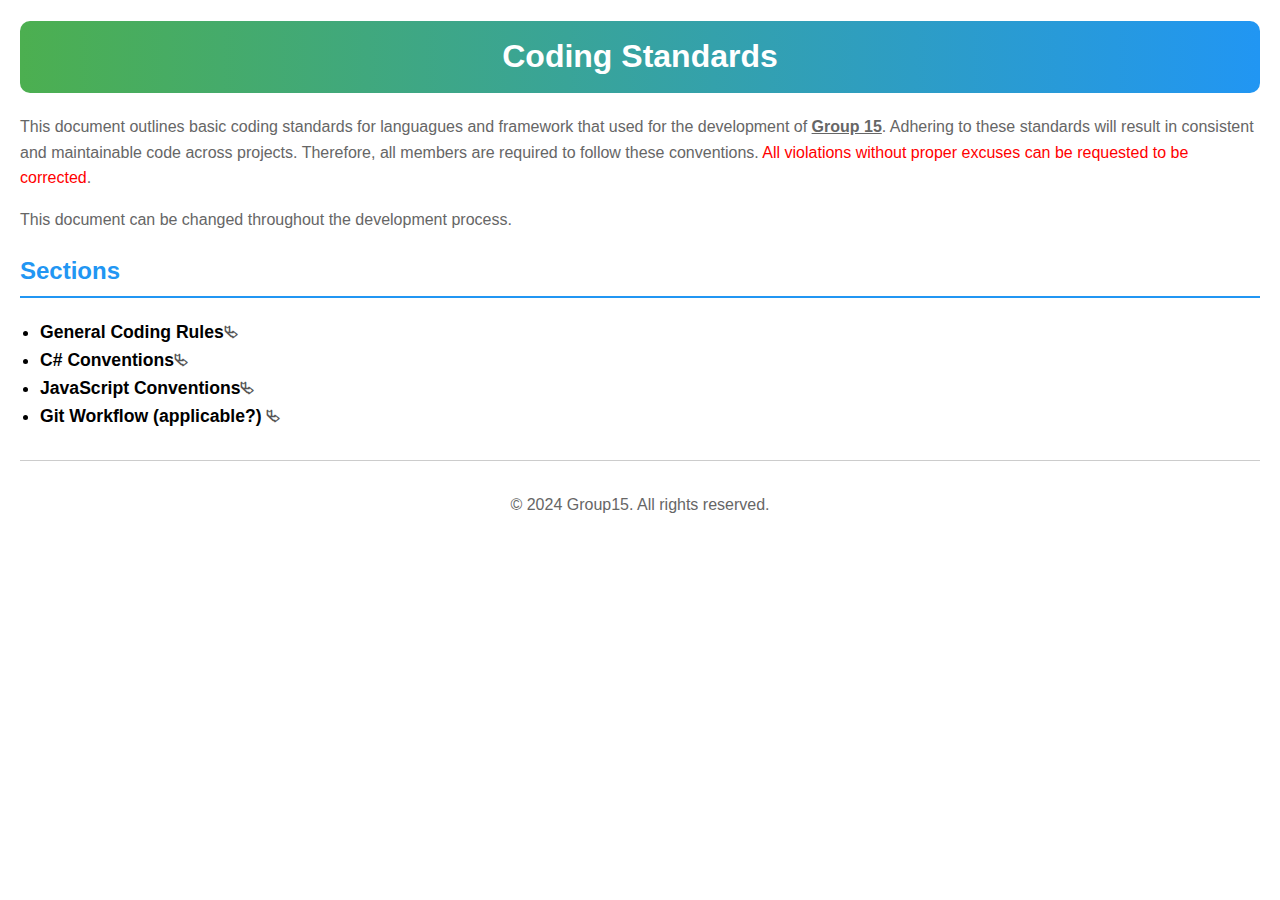
<file: index.html>
<!DOCTYPE html>
<html lang="en">

<head>
    <meta charset="UTF-8">
    <meta name="viewport"
          content="width=device-width, initial-scale=1.0">
    <title>Standards</title>
    <link href="cs.css"
          rel="stylesheet">
</head>

<body>


    <!-- Title -->
    <h1>Coding Standards</h1>

    <p>This document outlines basic coding standards for languagues and framework that used for the development of <span
              style="font-weight: bold; text-decoration: underline;">Group 15</span>.
        Adhering to these standards will result in consistent and maintainable code across projects. Therefore, all
        members are required to follow these conventions. <span style="color: #ff0000;">All violations without proper
            excuses can be requested to be corrected</span>.</p>
    <p>This document can be changed throughout the development process.</p>


    <h2>Sections</h2>
    <ul style="font-size: 1.1rem; font-weight: bold;">
        <li>General Coding Rules<a class="linking-chain"
               href="./cs_general.html"></a></li>
        <li>C# Conventions<a class="linking-chain"
               href="./cs_cs.html"></a></li>
        <li>JavaScript Conventions<a class="linking-chain"
               href="./cs_js.html"></a></li>
        <li>Git Workflow (applicable?) <a class="linking-chain"
               href="./cs_git.html"></a></li>
    </ul>


    <footer>
        <p>&copy; 2024 Group15. All rights reserved.</p>
    </footer>

</body>

</html>
</file>
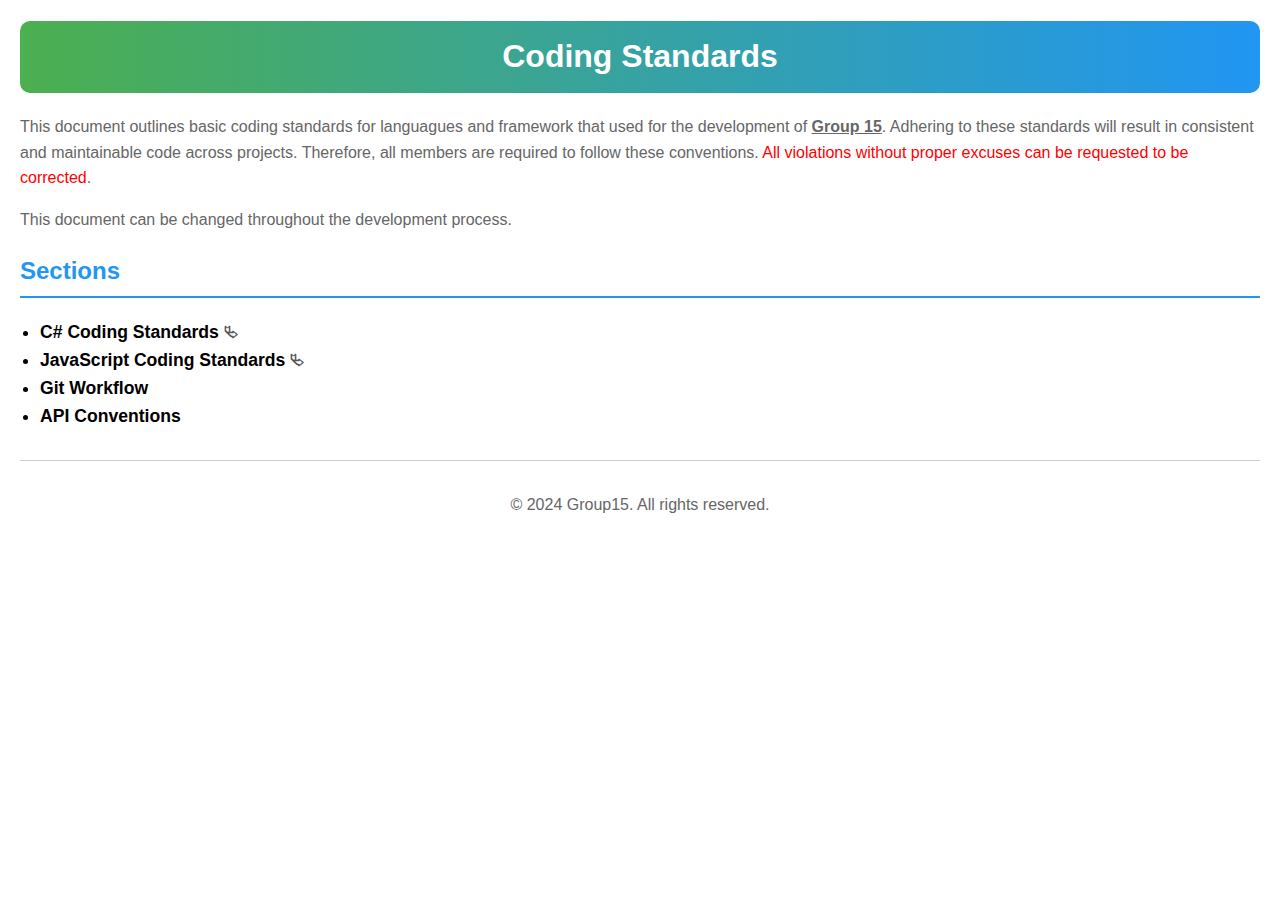
<file: cs.html>
<!DOCTYPE html>
<html lang="en">

<head>
    <meta charset="UTF-8">
    <meta name="viewport"
          content="width=device-width, initial-scale=1.0">
    <title>Standards</title>
    <link href="/cs.css"
          rel="stylesheet">
</head>

<body>


    <!-- Title -->
    <h1>Coding Standards</h1>

    <p>This document outlines basic coding standards for languagues and framework that used for the development of <span
              style="font-weight: bold; text-decoration: underline;">Group 15</span>.
        Adhering to these standards will result in consistent and maintainable code across projects. Therefore, all
        members are required to follow these conventions. <span style="color: #ff0000;">All violations without proper
            excuses can be requested to be corrected</span>.</p>
    <p>This document can be changed throughout the development process.</p>


    <h2>Sections</h2>
    <ul style="font-size: 1.1rem; font-weight: bold;">
        <li>C# Coding Standards <a class="linking-chain"
               href="./cs_cs.html"></a></li>
        <li>JavaScript Coding Standards <a class="linking-chain"
               href="./cs_js.html"></a></li>
        <li>Git Workflow</li>
        <li>API Conventions</li>
    </ul>


    <footer>
        <p>&copy; 2024 Group15. All rights reserved.</p>
    </footer>

</body>

</html>
</file>
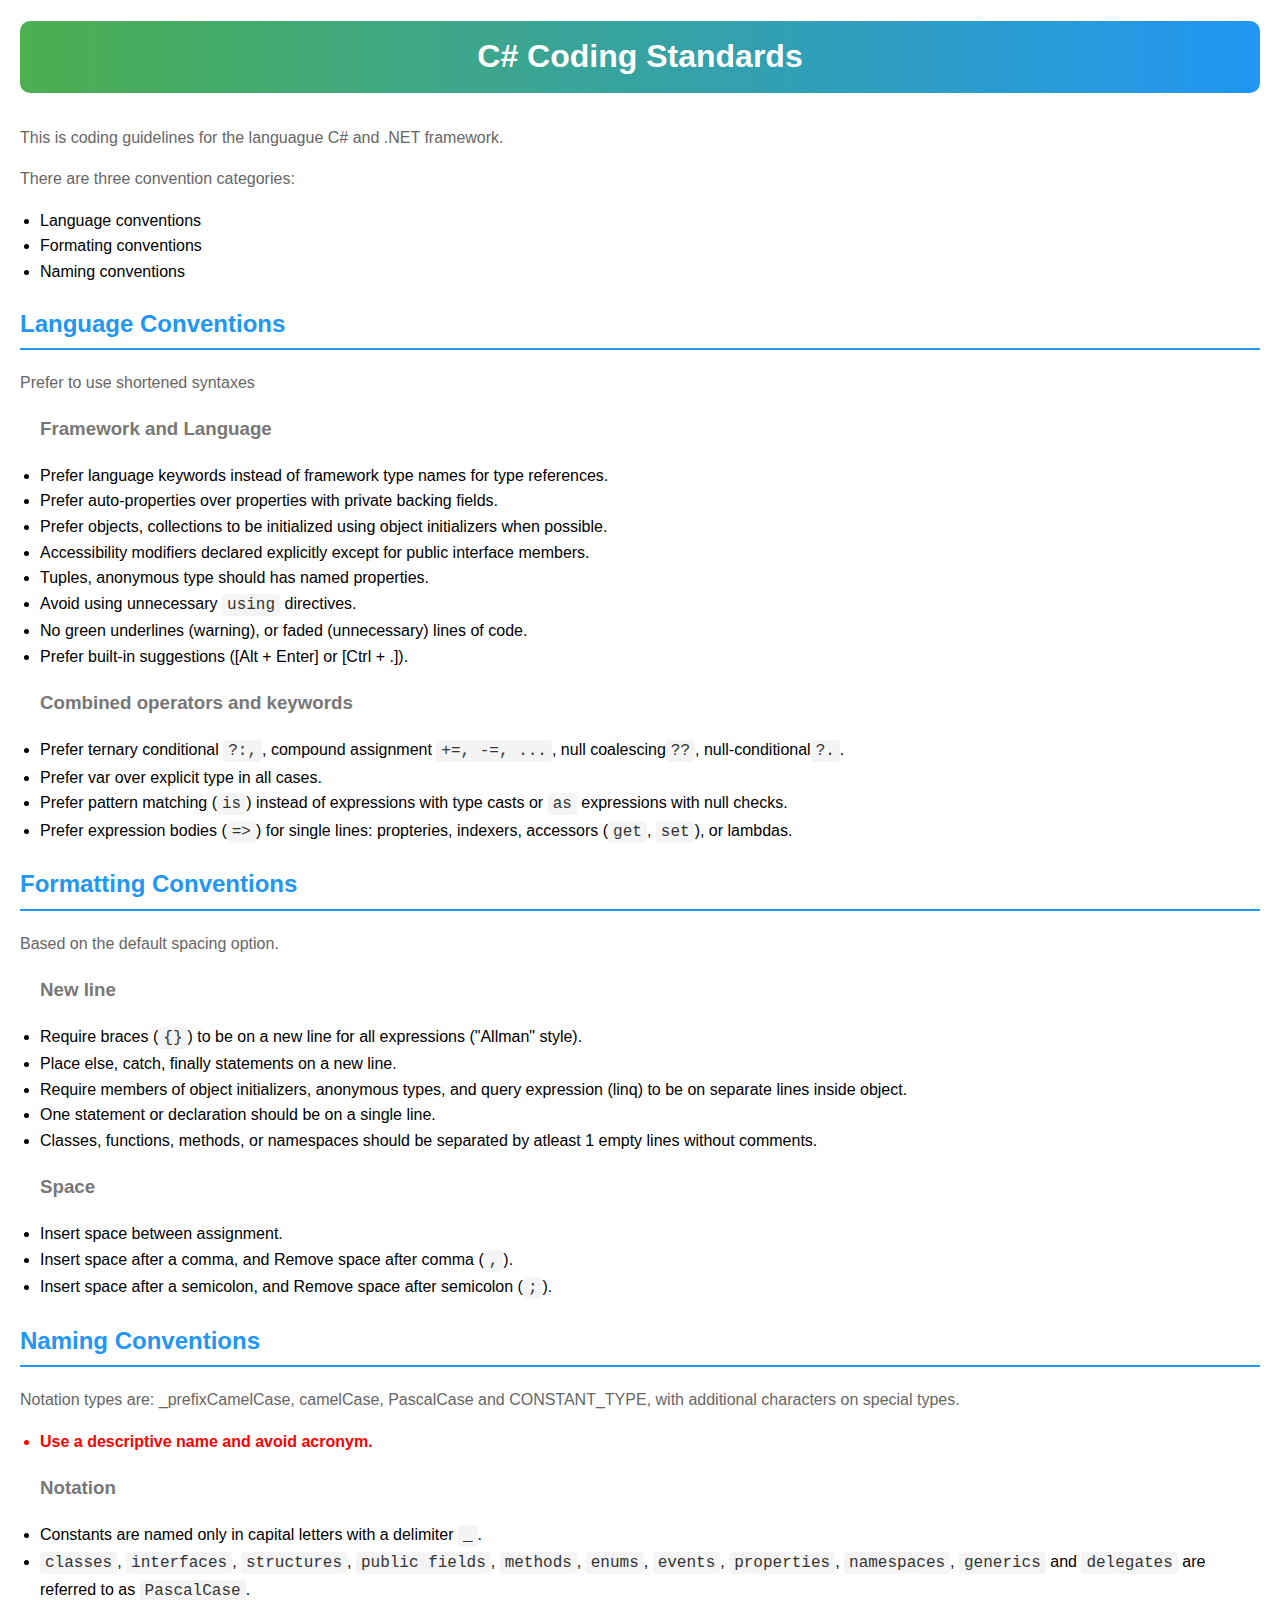
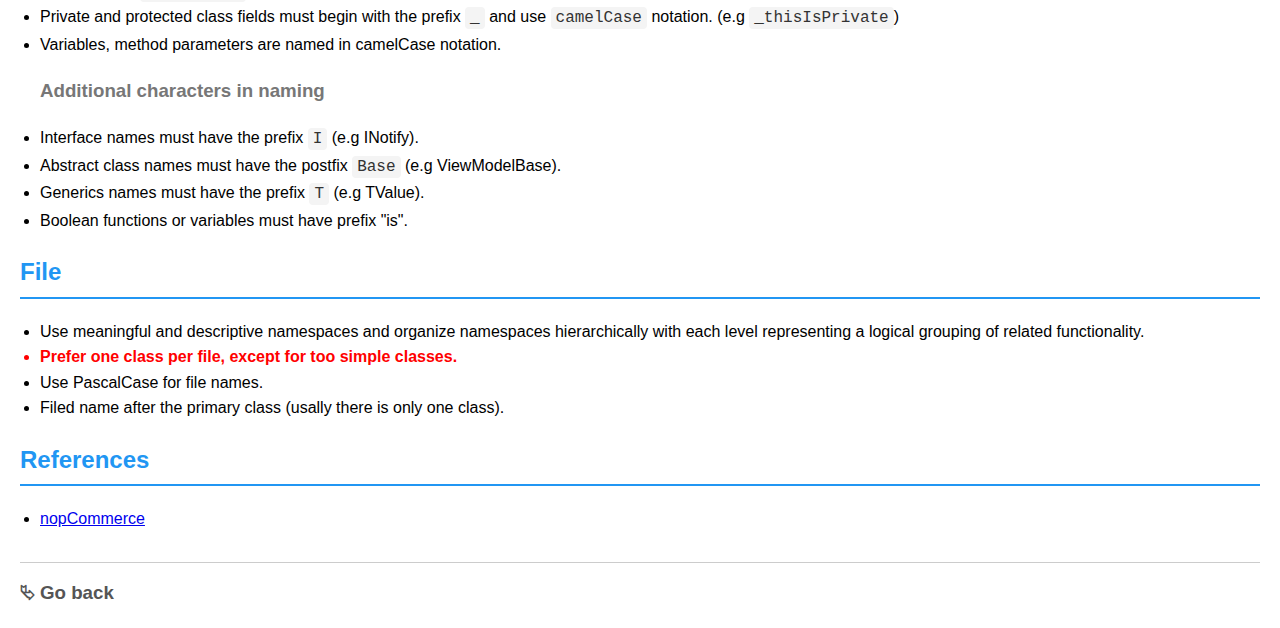
<file: cs_cs.html>
<!DOCTYPE html>
<html lang="en">

<head>
    <meta charset="UTF-8">
    <meta name="viewport"
          content="width=device-width, initial-scale=1.0">
    <title>C# Coding Standards</title>
    <link href="cs.css"
          rel="stylesheet">
</head>

<body>

    <!-- Title -->
    <h1>C# Coding Standards</h1>


    <p style="margin-top: 2em;">This is coding guidelines for the languague C# and .NET framework.</p>
    <p>There are three convention categories:</p>
    <ul>
        <li>Language conventions</li>
        <li>Formating conventions</li>
        <li>Naming conventions</li>
    </ul>


    <h2>Language Conventions</h2>
    <p>Prefer to use shortened syntaxes</p>
    <ul>
        <h3>Framework and Language</h3>
        <li>Prefer language keywords instead of framework type names for type references.</li>
        <li>Prefer auto-properties over properties with private backing fields.</li>
        <li>Prefer objects, collections to be initialized using object initializers when possible.</li>
        <li>Accessibility modifiers declared explicitly except for public interface members.</li>
        <li>Tuples, anonymous type should has named properties.</li>
        <li>Avoid using unnecessary <code>using</code> directives.</li>
        <li class="bold-red">No green underlines (warning), or faded (unnecessary) lines of code.</li>
        <li>Prefer built-in suggestions ([Alt + Enter] or [Ctrl + .]).</li>
        <h3>Combined operators and keywords</h3>
        <li>Prefer ternary conditional <code>?:,</code>, compound assignment <code>+=, -=, ...</code>, null
            coalescing<code>??</code>, null-conditional<code>?.</code>.</li>
        <li>Prefer var over explicit type in all cases.</li>
        <li>Prefer pattern matching (<code>is</code>) instead of expressions with type casts or
            <code>as</code> expressions with null checks.
        </li>
        <li>Prefer expression bodies (<code>=&gt;</code>) for single lines: propteries, indexers, accessors
            (<code>get</code>,
            <code>set</code>), or lambdas.
        </li>
    </ul>


    <h2>Formatting Conventions</h2>
    <p>Based on the default spacing option.</p>
    <ul>
        <h3>New line</h3>
        <li>Require braces (<code>{}</code>) to be on a new line for all expressions ("Allman" style).</li>
        <li>Place else, catch, finally statements on a new line.</li>
        <li>Require members of object initializers, anonymous types, and query expression (linq) to be on separate lines
            inside object.</li>
        <li>One statement or declaration should be on a single line.</li>
        <li>Classes, functions, methods, or namespaces should be separated by atleast 1 empty lines without comments.
        </li>
        <h3>Space</h3>
        <li>Insert space between assignment.</li>
        <li>Insert space after a comma, and Remove space after comma (<code>,</code>).</li>
        <li>Insert space after a semicolon, and Remove space after semicolon (<code>;</code>).</li>
    </ul>


    <h2>Naming Conventions</h2>
    <p>Notation types are: _prefixCamelCase, camelCase, PascalCase and CONSTANT_TYPE, with additional characters on
        special types.</p>
    <ul>
        <li class="red-bold">Use a descriptive name and avoid acronym.</li>
        <h3>Notation</h3>
        <li>Constants are named only in capital letters with a delimiter <code>_</code>.</li>
        <li><code>classes</code>, <code>interfaces</code>, <code>structures</code>, <code>public fields</code>,
            <code>methods</code>, <code>enums</code>, <code>events</code>, <code>properties</code>,
            <code>namespaces</code>, <code>generics</code> and <code>delegates</code> are referred to as
            <code>PascalCase</code>.
        </li>
        <li>Private and protected class fields must begin with the prefix <code>_</code> and use <code>camelCase</code>
            notation. (e.g <code>_thisIsPrivate</code>)</li>
        <li>Variables, method parameters are named in camelCase notation.</li>
        <h3>Additional characters in naming</h3>
        <li>Interface names must have the prefix <code>I</code> (e.g INotify).</li>
        <li>Abstract class names must have the postfix <code>Base</code> (e.g ViewModelBase).</li>
        <li>Generics names must have the prefix <code>T</code> (e.g TValue).</li>
        <li>Boolean functions or variables must have prefix "is".</li>
    </ul>


    <h2>File</h2>
    <ul>
        <li>Use meaningful and descriptive namespaces and organize namespaces hierarchically with each level
            representing a logical grouping of related functionality.</li>
        <li class="red-bold">Prefer one class per file, except for too simple classes.</li>
        <li>Use PascalCase for file names.</li>
        <li>Filed name after the primary class (usally there is only one class).</li>
    </ul>


    <h2>References</h2>
    <ul>
        <li> <a target="_blank"
               href="https://docs.nopcommerce.com/en/developer/tutorials/coding-standards.html#language-conventions">
                nopCommerce</a>
        </li>
    </ul>


    <h3 class="ending"> <a class="linking-chain"
           href="./index.html">Go back</a></h3>
</body>


</html>
</file>
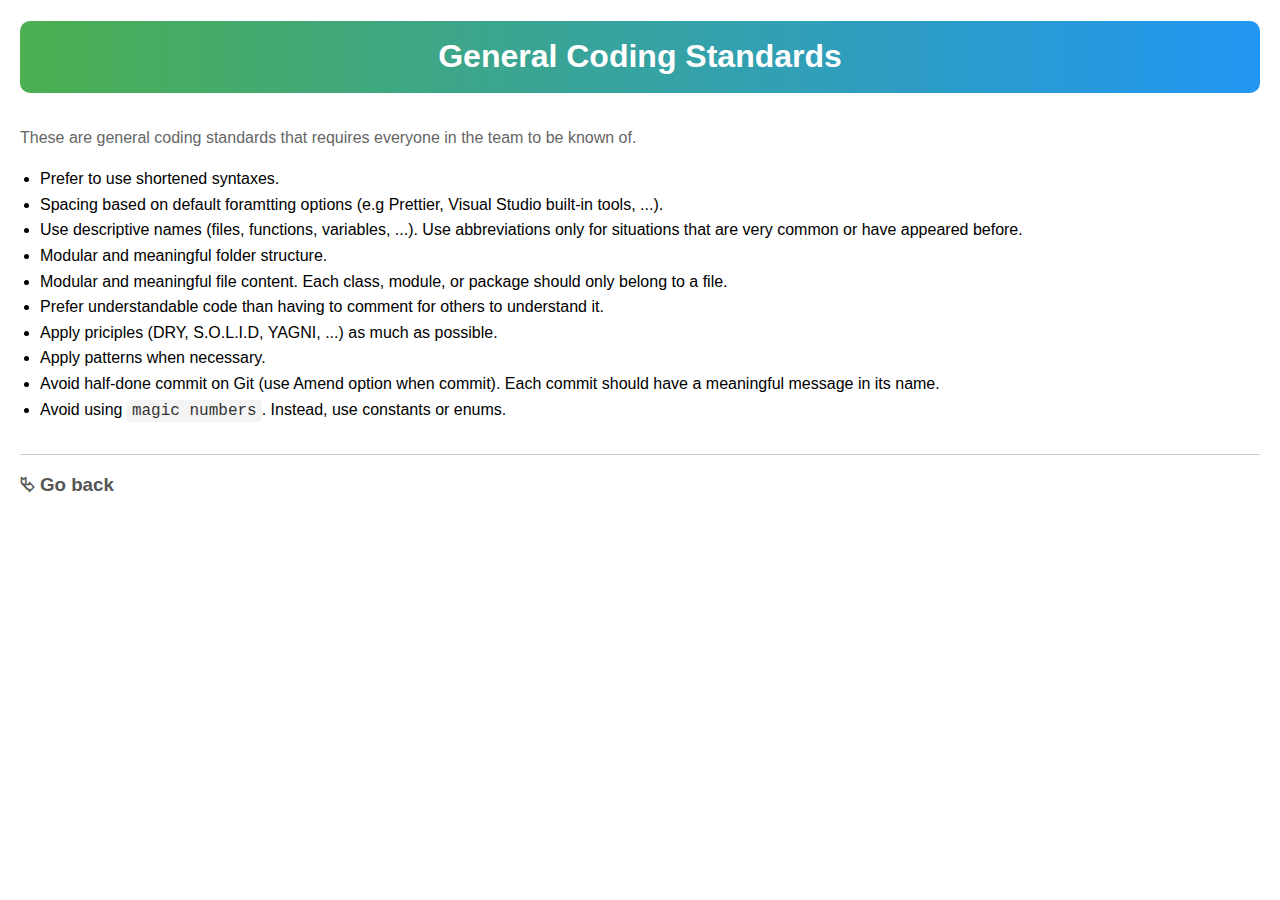
<file: cs_general.html>
<!DOCTYPE html>
<html lang="en">

<head>
    <meta charset="UTF-8">
    <meta name="viewport"
          content="width=device-width, initial-scale=1.0">
    <title>General Coding Standards</title>
    <link href="cs.css"
          rel="stylesheet">
</head>

<body>

    <!-- Title -->
    <h1>General Coding Standards</h1>


    <p style="margin-top: 2em;">
        These are general coding standards that requires everyone in the team to be known of.
    </p>

    <ul>
        <li>Prefer to use shortened syntaxes.</li>
        <li>Spacing based on default foramtting options (e.g Prettier, Visual Studio built-in tools, ...).</li>
        <li>Use descriptive names (files, functions, variables, ...). Use abbreviations only for situations that are
            very common or have appeared before.</li>
        <li>Modular and meaningful folder structure.</li>
        <li>Modular and meaningful file content. Each class, module, or package should only belong to a file.</li>
        <li>Prefer understandable code than having to comment for others to understand it.</li>
        <li>Apply priciples (DRY, S.O.L.I.D, YAGNI, ...) as much as possible.</li>
        <li>Apply patterns when necessary.</li>
        <li>Avoid half-done commit on Git (use Amend option when commit). Each commit should have a meaningful message
            in its name.</li>
        <li>Avoid using <code>magic numbers</code>. Instead, use constants or enums.</li>
    </ul>

    <h3 class="ending"> <a class="linking-chain"
           href="./index.html">Go back</a></h3>
</body>


</html>
</file>
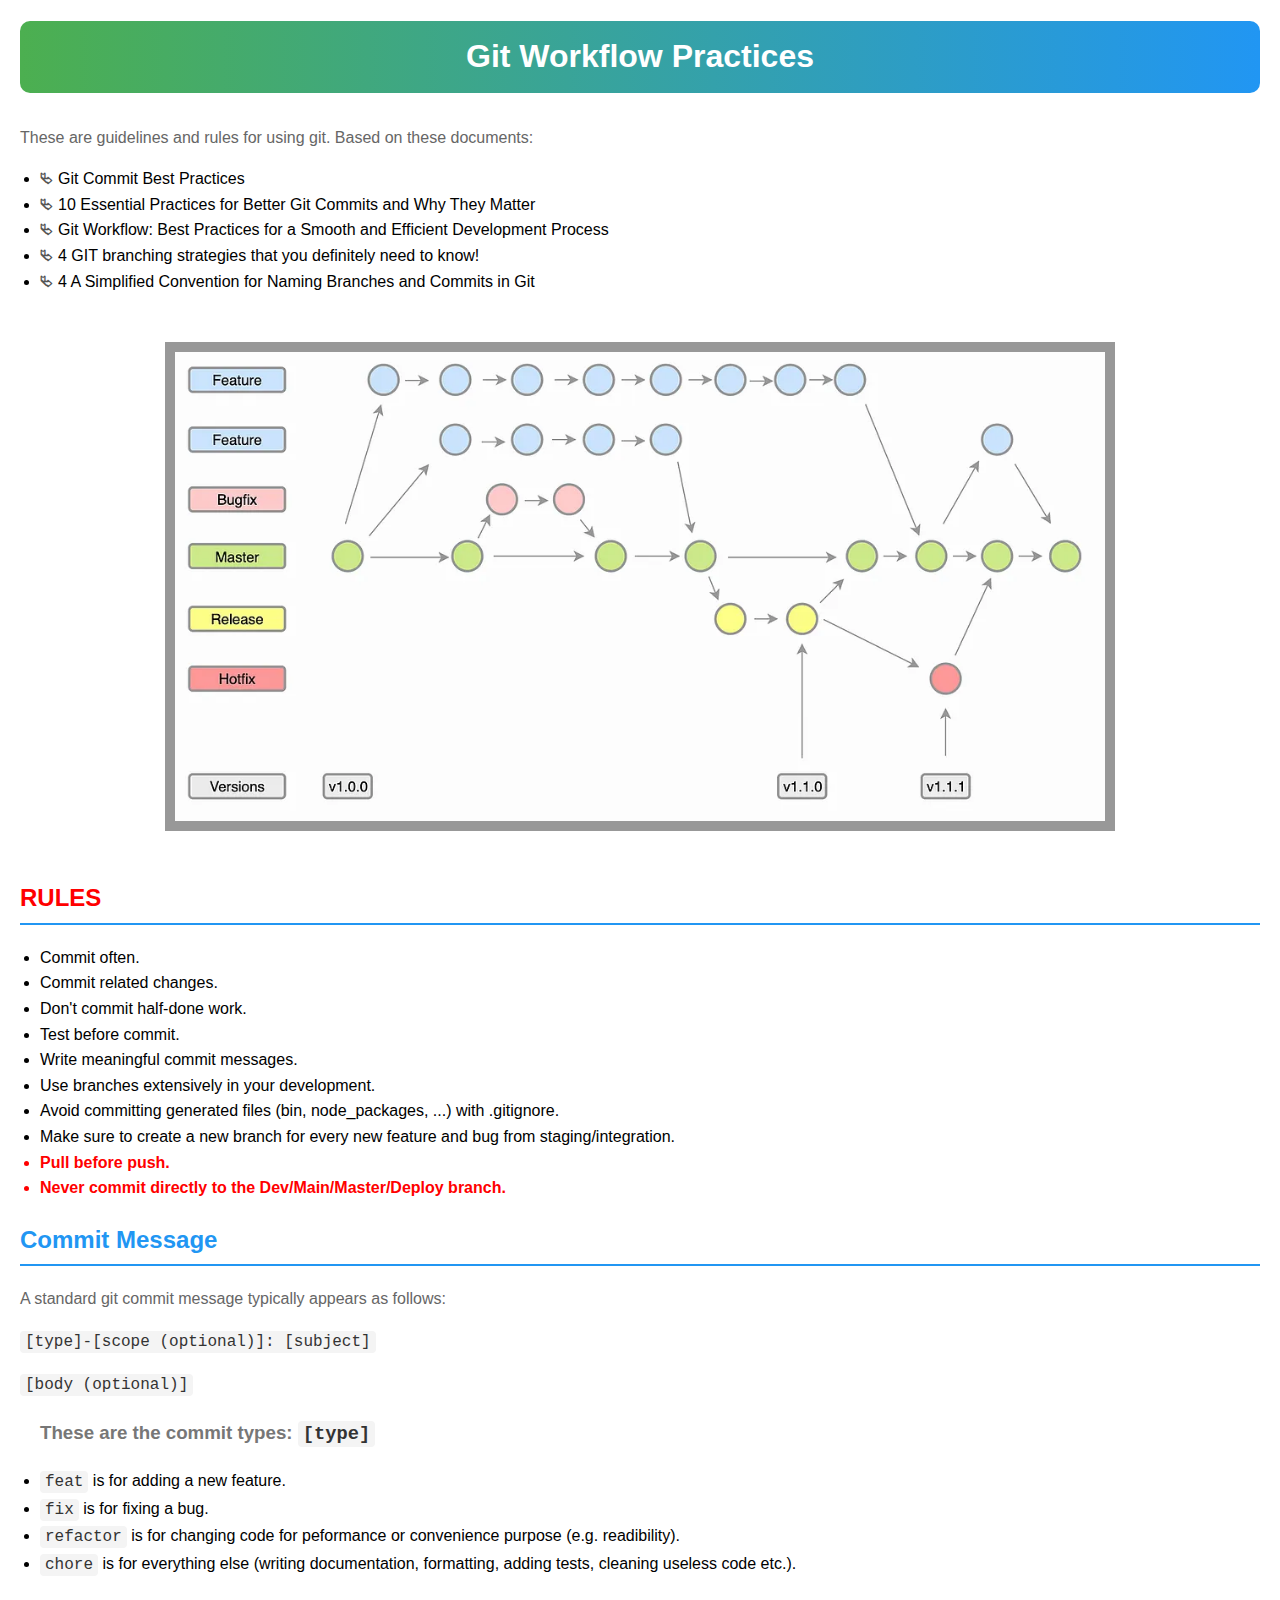
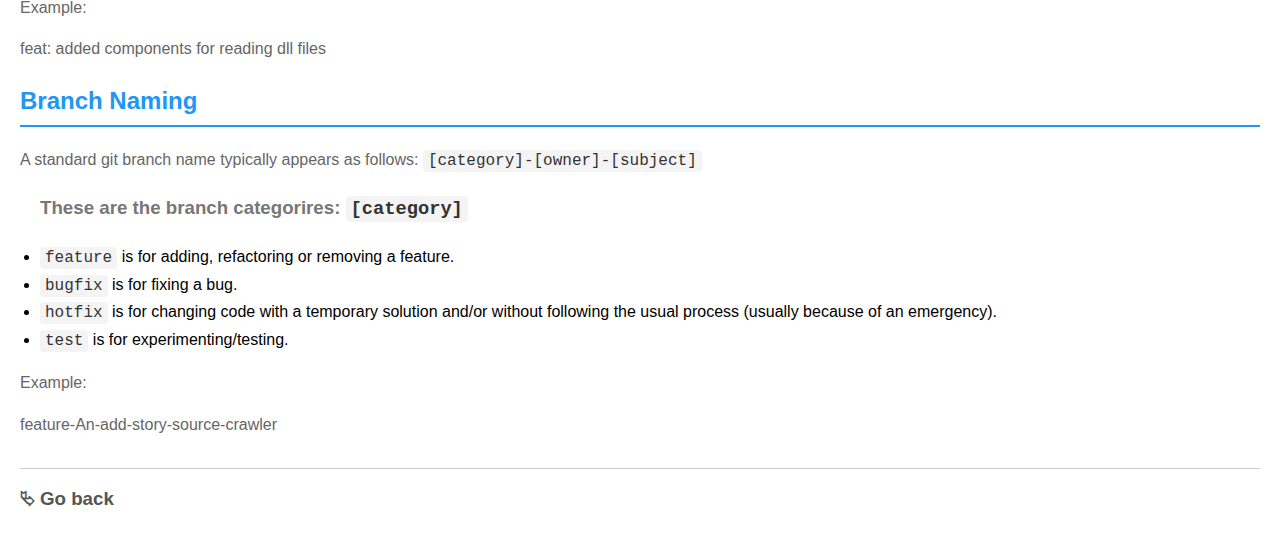
<file: cs_git.html>
<!DOCTYPE html>
<html lang="en">

<head>
    <meta charset="UTF-8">
    <meta name="viewport"
          content="width=device-width, initial-scale=1.0">
    <title>Git Workflow Practices</title>
    <link href="cs.css"
          rel="stylesheet">
</head>

<body>

    <!-- Title -->
    <h1>Git Workflow Practices</h1>


    <p style="margin-top: 2em;">
        These are guidelines and rules for using git. Based on these documents:
    </p>
    <ul>
        <li><a class="linking-chain"
               target="_blank"
               href="https://gist.github.com/luismts/495d982e8c5b1a0ced4a57cf3d93cf60"></a>Git Commit Best Practices
        </li>
        <li><a target="_blank"
               class="linking-chain"
               href="https://medium.com/@saeid/10-essential-practices-for-better-git-commits-and-why-they-matter-3cfc420bf53e"></a>10
            Essential Practices for Better Git Commits and Why They Matter</li>
        <li><a target="_blank"
               class="linking-chain"
               href="https://blog.stackademic.com/git-workflow-best-practices-for-a-smooth-and-efficient-development-process-2e43e4f2eb2e"></a>Git
            Workflow: Best Practices for a Smooth and Efficient Development Process</li>
        <li><a target="_blank"
               class="linking-chain"
               href="https://www.engati.com/blog/git-branching-strategies#:~:text=GIT%20branching%20strategies%20are%20patterns,%2C%20stability%2C%20%26%20release%20management."></a>4
            GIT branching strategies that you definitely need to know!</li>
        <li><a target="_blank"
               class="linking-chain"
               href="https://dev.to/varbsan/a-simplified-convention-for-naming-branches-and-commits-in-git-il4"></a>4
            A Simplified Convention for Naming Branches and Commits in Git</li>
    </ul>


    <img src="resource/git_workflow.png"
         style="display: block;width: 75%; margin: auto; margin-top: 3rem; margin-bottom: 3rem; border: 10px solid rgb(152, 152, 152);">


    <h2 style="color: red;">RULES</h2>
    <ul>
        <li>Commit often.</li>
        <li>Commit related changes.</li>
        <li>Don't commit half-done work.</li>
        <li>Test before commit.</li>
        <li>Write meaningful commit messages.</li>
        <li>Use branches extensively in your development.</li>
        <li>Avoid committing generated files (bin, node_packages, ...) with .gitignore.</li>
        <li>Make sure to create a new branch for every new feature and bug from staging/integration.</li>
        <li class="red-bold">Pull before push.</li>
        <li class="red-bold">Never commit directly to the Dev/Main/Master/Deploy branch.</li>
    </ul>


    <h2>Commit Message</h2>
    <p>A standard git commit message typically appears as follows: </p>
    <p><code>[type]-[scope (optional)]: [subject]</code></p>
    <p><code>[body (optional)]</code></p>
    <ul>
        <h3>These are the commit types: <code>[type]</code></h3>
        <li><code>feat</code> is for adding a new feature.</li>
        <li><code>fix</code> is for fixing a bug.</li>
        <li><code>refactor</code> is for changing code for peformance or convenience purpose (e.g. readibility).</li>
        <li><code>chore</code> is for everything else (writing documentation, formatting, adding tests, cleaning useless
            code etc.).
        </li>
    </ul>
    <p>Example:</p>
    <p>feat: added components for reading dll files</p>


    <h2>Branch Naming</h2>
    <p>A standard git branch name typically appears as follows: <code>[category]-[owner]-[subject]</code></p>
    <ul>
        <h3>These are the branch categorires: <code>[category]</code></h3>
        <li><code>feature</code> is for adding, refactoring or removing a feature.</li>
        <li><code>bugfix</code> is for fixing a bug.</li>
        <li><code>hotfix</code> is for changing code with a temporary solution and/or without following the usual
            process (usually because of an emergency).</li>
        <li><code>test</code> is for experimenting/testing.</li>
    </ul>
    <p>Example:</p>
    <p>feature-An-add-story-source-crawler</p>


    <h3 class="ending"><a class="linking-chain"
           href="./index.html">Go back</a></h3>
</body>


</html>
</file>
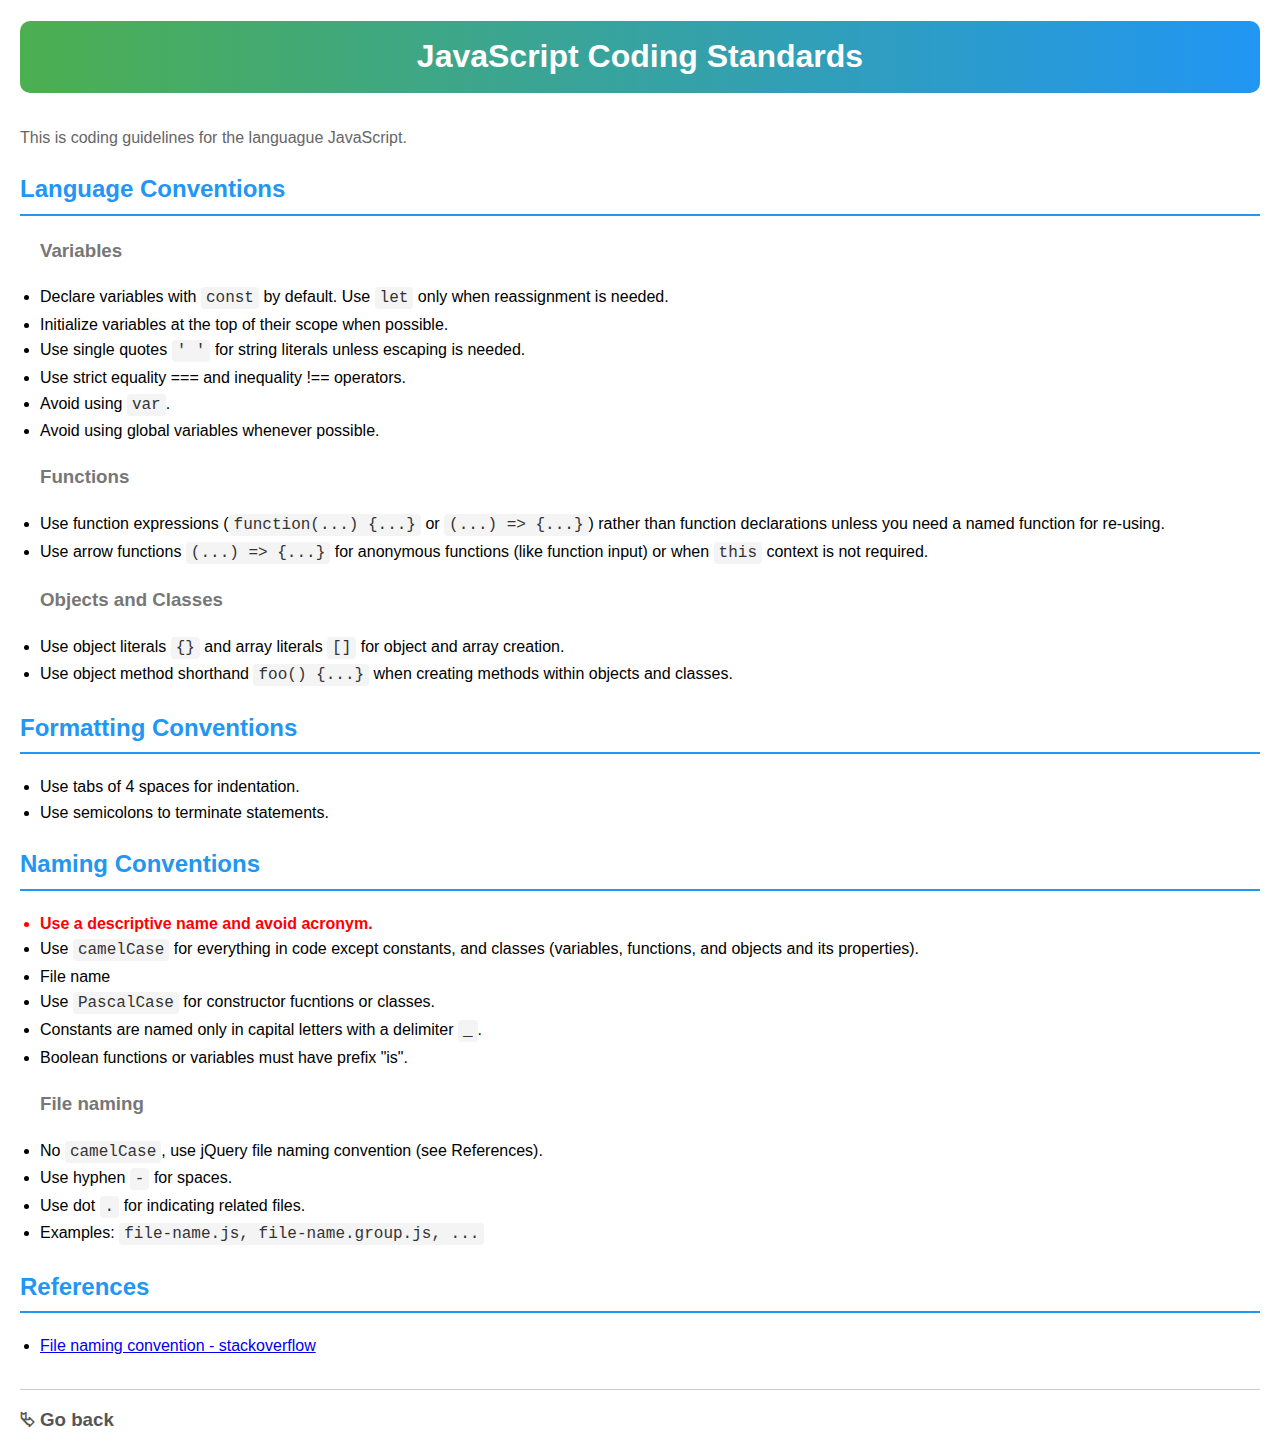
<file: cs_js.html>
<!DOCTYPE html>
<html lang="en">

<head>
    <meta charset="UTF-8">
    <meta name="viewport"
          content="width=device-width, initial-scale=1.0">
    <title>JS Coding Standards</title>
    <link href="cs.css"
          rel="stylesheet">
</head>

<body>

    <!-- Title -->
    <h1>JavaScript Coding Standards</h1>


    <p style="margin-top: 2em;">This is coding guidelines for the languague JavaScript.</p>


    <h2>Language Conventions</h2>
    <ul>
        <h3>Variables</h3>
        <li>Declare variables with <code>const</code> by default. Use <code>let</code> only when reassignment is needed.
        </li>
        <li>Initialize variables at the top of their scope when possible.</li>
        <li>Use single quotes <code>' '</code> for string literals unless escaping is needed.</li>
        <li>Use strict equality === and inequality !== operators.</li>
        <li>Avoid using <code>var</code>.</li>
        <li>Avoid using global variables whenever possible.</li>
        <h3>Functions</h3>
        <li>Use function expressions (<code>function(...) {...}</code> or <code>(...) => {...}</code>) rather than
            function declarations unless you need a named function for re-using.
        </li>
        <li>Use arrow functions <code>(...) => {...}</code> for anonymous functions (like function input) or when
            <code>this</code> context is not required.
        </li>
        <h3>Objects and Classes</h3>
        <li>Use object literals <code>{}</code> and array literals <code>[]</code> for object and array creation.</li>
        <li>Use object method shorthand <code>foo() {...}</code> when creating methods within objects and classes.</li>
    </ul>


    <h2>Formatting Conventions</h2>
    <ul>
        <li>Use tabs of 4 spaces for indentation.</li>
        <li>Use semicolons to terminate statements.</li>
    </ul>


    <h2>Naming Conventions</h2>
    <ul>
        <li class="red-bold">Use a descriptive name and avoid acronym.</li>
        <li>Use <code>camelCase</code> for everything in code except constants, and classes (variables, functions, and
            objects and its properties).</li>
        <li>File name </li>
        <li>Use <code>PascalCase</code> for constructor fucntions or classes.</li>
        <li>Constants are named only in capital letters with a delimiter <code>_</code>.</li>
        <li>Boolean functions or variables must have prefix "is".</li>
        <h3>File naming</h3>
        <li>No <code>camelCase</code>, use jQuery file naming convention (see References).</li>
        <li>Use hyphen <code>-</code> for spaces.</li>
        <li>Use dot <code>.</code> for indicating related files.</li>
        <li>Examples: <code>file-name.js, file-name.group.js, ...</code></li>
    </ul>


    <h2>References</h2>
    <ul>
        <li><a href="https://stackoverflow.com/questions/7273316/what-is-the-javascript-filename-naming-convention"
               target="_blank">File naming convention - stackoverflow</a>
        </li>
    </ul>


    <h3 class="ending"><a class="linking-chain"
           href="./index.html">Go back</a></h3>
</body>


</html>
</file>
<file: cs.css>
body {
    font-family: Arial, sans-serif;
    line-height: 1.6;
    margin: 20px;
}

h1 {
    color: #fff;
    background-image: linear-gradient(to right, #4CAF50, #2196F3);
    padding: 10px 20px;
    text-align: center;
    border-radius: 10px;
}

h2 {
    color: #2196F3;
    border-bottom: 2px solid #2196F3;
    padding-bottom: 5px;
    margin-bottom: 20px;
}

h3 {
    color: #777;
}

p {
    color: #666;
}

code {
    font-family: 'Courier New', Courier, monospace;
    background-color: #f4f4f4;
    padding: 2px 5px;
    border-radius: 4px;
    color: #333;
}

ul {
    padding-left: 20px;
}

footer {
    margin-top: 30px;
    padding-top: 15px;
    border-top: 1px solid #ccc;
    text-align: center;
    color: #777;
}



.linking-chain::before {
    content: "⮱";
    font-weight: bold;
    margin-right: 5px;
}

.linking-chain {
    color: #555;
    text-decoration: none;
}

.red-bold {
    font-weight: bold;
    color: #f00;
}

.ending {
    margin-top: 30px;
    padding-top: 15px;
    border-top: 1px solid #ccc;
    color: #777;
}
</file>
